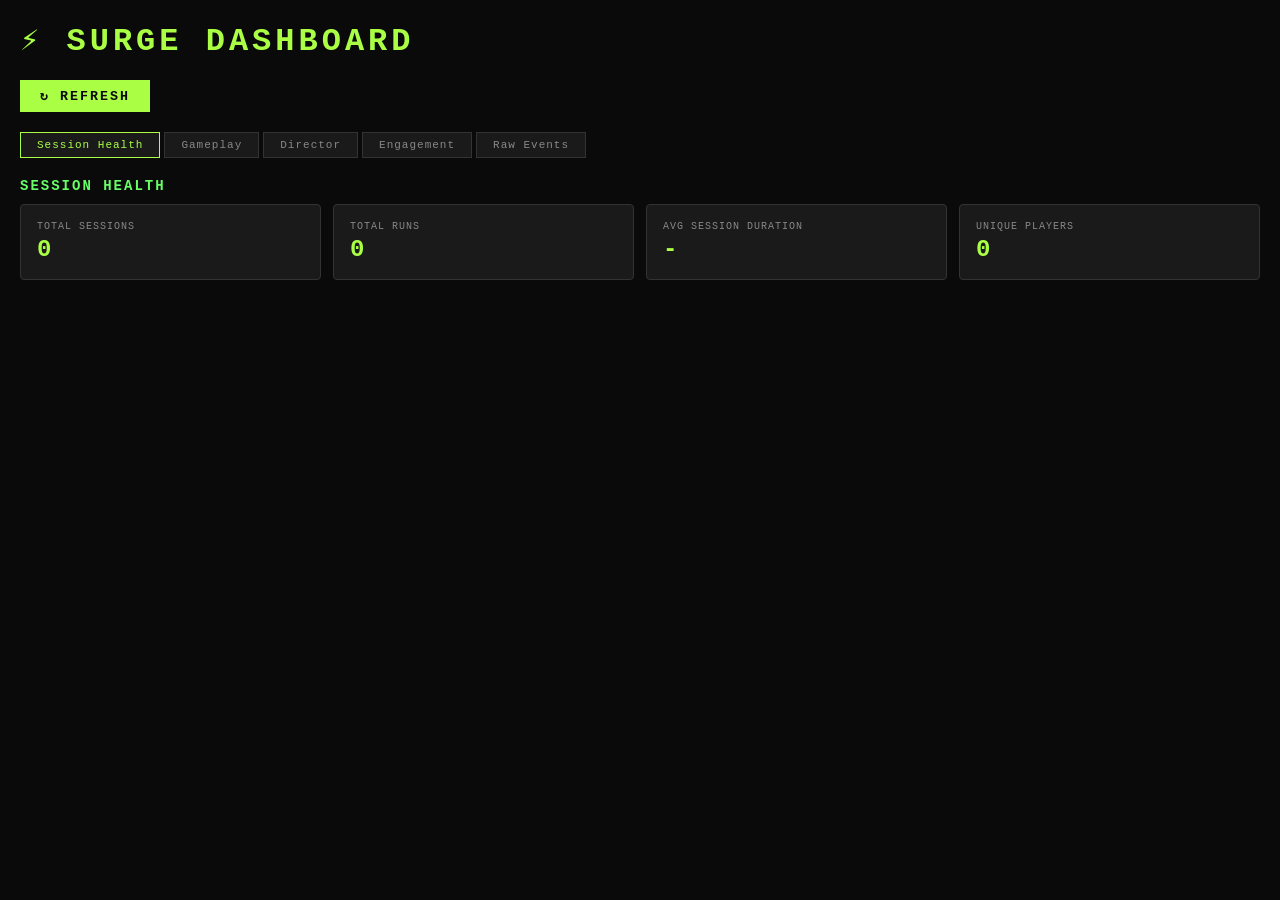
<file: dashboard.html>
<!DOCTYPE html>
<html lang="en">
<head>
  <meta charset="UTF-8">
  <meta name="viewport" content="width=device-width, initial-scale=1.0">
  <title>SURGE — Owner Dashboard</title>
  <style>
    * { margin: 0; padding: 0; box-sizing: border-box; }
    body { background: #0a0a0b; color: #e0e0e0; font-family: 'Courier New', monospace; padding: 20px; }
    h1 { color: #aaff44; margin-bottom: 20px; letter-spacing: 4px; }
    h2 { color: #66ff66; margin: 20px 0 10px; font-size: 14px; letter-spacing: 2px; }
    .grid { display: grid; grid-template-columns: repeat(auto-fit, minmax(200px, 1fr)); gap: 12px; margin-bottom: 20px; }
    .card { background: #1a1a1b; border: 1px solid #333; border-radius: 4px; padding: 16px; }
    .card .label { font-size: 10px; color: #888; letter-spacing: 1px; text-transform: uppercase; }
    .card .value { font-size: 24px; color: #aaff44; font-weight: bold; margin-top: 4px; }
    .card .sub { font-size: 10px; color: #666; margin-top: 2px; }
    table { width: 100%; border-collapse: collapse; margin-top: 8px; }
    th, td { padding: 6px 8px; text-align: left; font-size: 11px; border-bottom: 1px solid #222; }
    th { color: #aaff44; font-weight: bold; letter-spacing: 1px; }
    td { color: #ccc; }
    .empty { text-align: center; color: #555; padding: 40px; font-style: italic; }
    #refresh { background: #aaff44; color: #0a0a0b; border: none; padding: 8px 20px; cursor: pointer;
      font-family: 'Courier New', monospace; font-weight: bold; letter-spacing: 2px; margin-bottom: 20px; }
    #refresh:hover { background: #88dd22; }
    .tab-bar { display: flex; gap: 4px; margin-bottom: 12px; }
    .tab { padding: 6px 16px; background: #1a1a1b; border: 1px solid #333; color: #888; cursor: pointer;
      font-family: 'Courier New', monospace; font-size: 11px; letter-spacing: 1px; }
    .tab.active { color: #aaff44; border-color: #aaff44; }
    .section { display: none; }
    .section.active { display: block; }
  </style>
</head>
<body>
  <h1>⚡ SURGE DASHBOARD</h1>
  <button id="refresh">↻ REFRESH</button>

  <div class="tab-bar">
    <div class="tab active" data-section="health">Session Health</div>
    <div class="tab" data-section="gameplay">Gameplay</div>
    <div class="tab" data-section="director">Director</div>
    <div class="tab" data-section="engagement">Engagement</div>
    <div class="tab" data-section="raw">Raw Events</div>
  </div>

  <!-- Session Health -->
  <div id="health" class="section active">
    <h2>SESSION HEALTH</h2>
    <div class="grid">
      <div class="card"><div class="label">Total Sessions</div><div class="value" id="stat-sessions">-</div></div>
      <div class="card"><div class="label">Total Runs</div><div class="value" id="stat-runs">-</div></div>
      <div class="card"><div class="label">Avg Session Duration</div><div class="value" id="stat-avg-duration">-</div></div>
      <div class="card"><div class="label">Unique Players</div><div class="value" id="stat-players">-</div></div>
    </div>
  </div>

  <!-- Gameplay -->
  <div id="gameplay" class="section">
    <h2>GAMEPLAY METRICS</h2>
    <div class="grid">
      <div class="card"><div class="label">Avg Wave Reached</div><div class="value" id="stat-avg-wave">-</div></div>
      <div class="card"><div class="label">Win Rate</div><div class="value" id="stat-win-rate">-</div></div>
      <div class="card"><div class="label">Avg Score</div><div class="value" id="stat-avg-score">-</div></div>
      <div class="card"><div class="label">Most Popular Mode</div><div class="value" id="stat-pop-mode">-</div></div>
    </div>
    <h2>RECENT RUNS</h2>
    <table>
      <thead><tr><th>Time</th><th>Wave</th><th>Score</th><th>Kills</th><th>Mode</th></tr></thead>
      <tbody id="runs-table"></tbody>
    </table>
  </div>

  <!-- Director -->
  <div id="director" class="section">
    <h2>DIRECTOR ANALYTICS</h2>
    <div class="grid">
      <div class="card"><div class="label">Avg Stress (All Runs)</div><div class="value" id="stat-avg-stress">-</div></div>
      <div class="card"><div class="label">Mode Distribution</div><div class="value" id="stat-mode-dist">-</div></div>
    </div>
  </div>

  <!-- Engagement -->
  <div id="engagement" class="section">
    <h2>ENGAGEMENT</h2>
    <div class="grid">
      <div class="card"><div class="label">Avg Runs/Session</div><div class="value" id="stat-runs-session">-</div></div>
      <div class="card"><div class="label">Retention (repeat players)</div><div class="value" id="stat-retention">-</div></div>
    </div>
  </div>

  <!-- Raw Events -->
  <div id="raw" class="section">
    <h2>RAW EVENT LOG</h2>
    <div id="raw-events" style="max-height: 400px; overflow-y: auto; font-size: 10px; color: #888;"></div>
  </div>

  <script>
    // Tab switching
    document.querySelectorAll('.tab').forEach(tab => {
      tab.addEventListener('click', () => {
        document.querySelectorAll('.tab').forEach(t => t.classList.remove('active'));
        document.querySelectorAll('.section').forEach(s => s.classList.remove('active'));
        tab.classList.add('active');
        document.getElementById(tab.dataset.section).classList.add('active');
      });
    });

    function loadData() {
      let events = [];
      try { events = JSON.parse(localStorage.getItem('surge_analytics_local') || '[]'); } catch {}

      // Session health
      const sessions = events.filter(e => e.type === 'session_start');
      const runs = events.filter(e => e.type === 'run_end');
      const players = new Set(events.map(e => e.sid)).size;

      document.getElementById('stat-sessions').textContent = sessions.length;
      document.getElementById('stat-runs').textContent = runs.length;
      document.getElementById('stat-players').textContent = players;
      document.getElementById('stat-avg-duration').textContent = runs.length > 0
        ? Math.round(runs.reduce((s, r) => s + (r.time || 0), 0) / runs.length) + 's'
        : '-';

      // Gameplay
      if (runs.length > 0) {
        document.getElementById('stat-avg-wave').textContent = (runs.reduce((s, r) => s + (r.wave || 0), 0) / runs.length).toFixed(1);
        const wins = runs.filter(r => (r.wave || 0) >= 30).length;
        document.getElementById('stat-win-rate').textContent = ((wins / runs.length) * 100).toFixed(0) + '%';
        document.getElementById('stat-avg-score').textContent = Math.round(runs.reduce((s, r) => s + (r.score || 0), 0) / runs.length);

        const modes = {};
        runs.forEach(r => { modes[r.mode || 'classic'] = (modes[r.mode || 'classic'] || 0) + 1; });
        const topMode = Object.entries(modes).sort((a, b) => b[1] - a[1])[0];
        document.getElementById('stat-pop-mode').textContent = topMode ? topMode[0] : '-';

        document.getElementById('stat-runs-session').textContent = (runs.length / Math.max(1, sessions.length)).toFixed(1);
      }

      // Runs table
      const tbody = document.getElementById('runs-table');
      tbody.innerHTML = runs.slice(-20).reverse().map(r => `
        <tr>
          <td>${new Date(r.ts).toLocaleString()}</td>
          <td>${r.wave || '-'}</td>
          <td>${r.score || '-'}</td>
          <td>${r.kills || '-'}</td>
          <td>${r.mode || 'classic'}</td>
        </tr>
      `).join('');

      // Raw events
      document.getElementById('raw-events').innerHTML = events.slice(-100).reverse()
        .map(e => `<div>[${new Date(e.ts).toLocaleTimeString()}] ${e.type}: ${JSON.stringify(e).slice(0, 120)}</div>`)
        .join('');
    }

    document.getElementById('refresh').addEventListener('click', loadData);
    loadData();
  </script>
</body>
</html>
</file>
